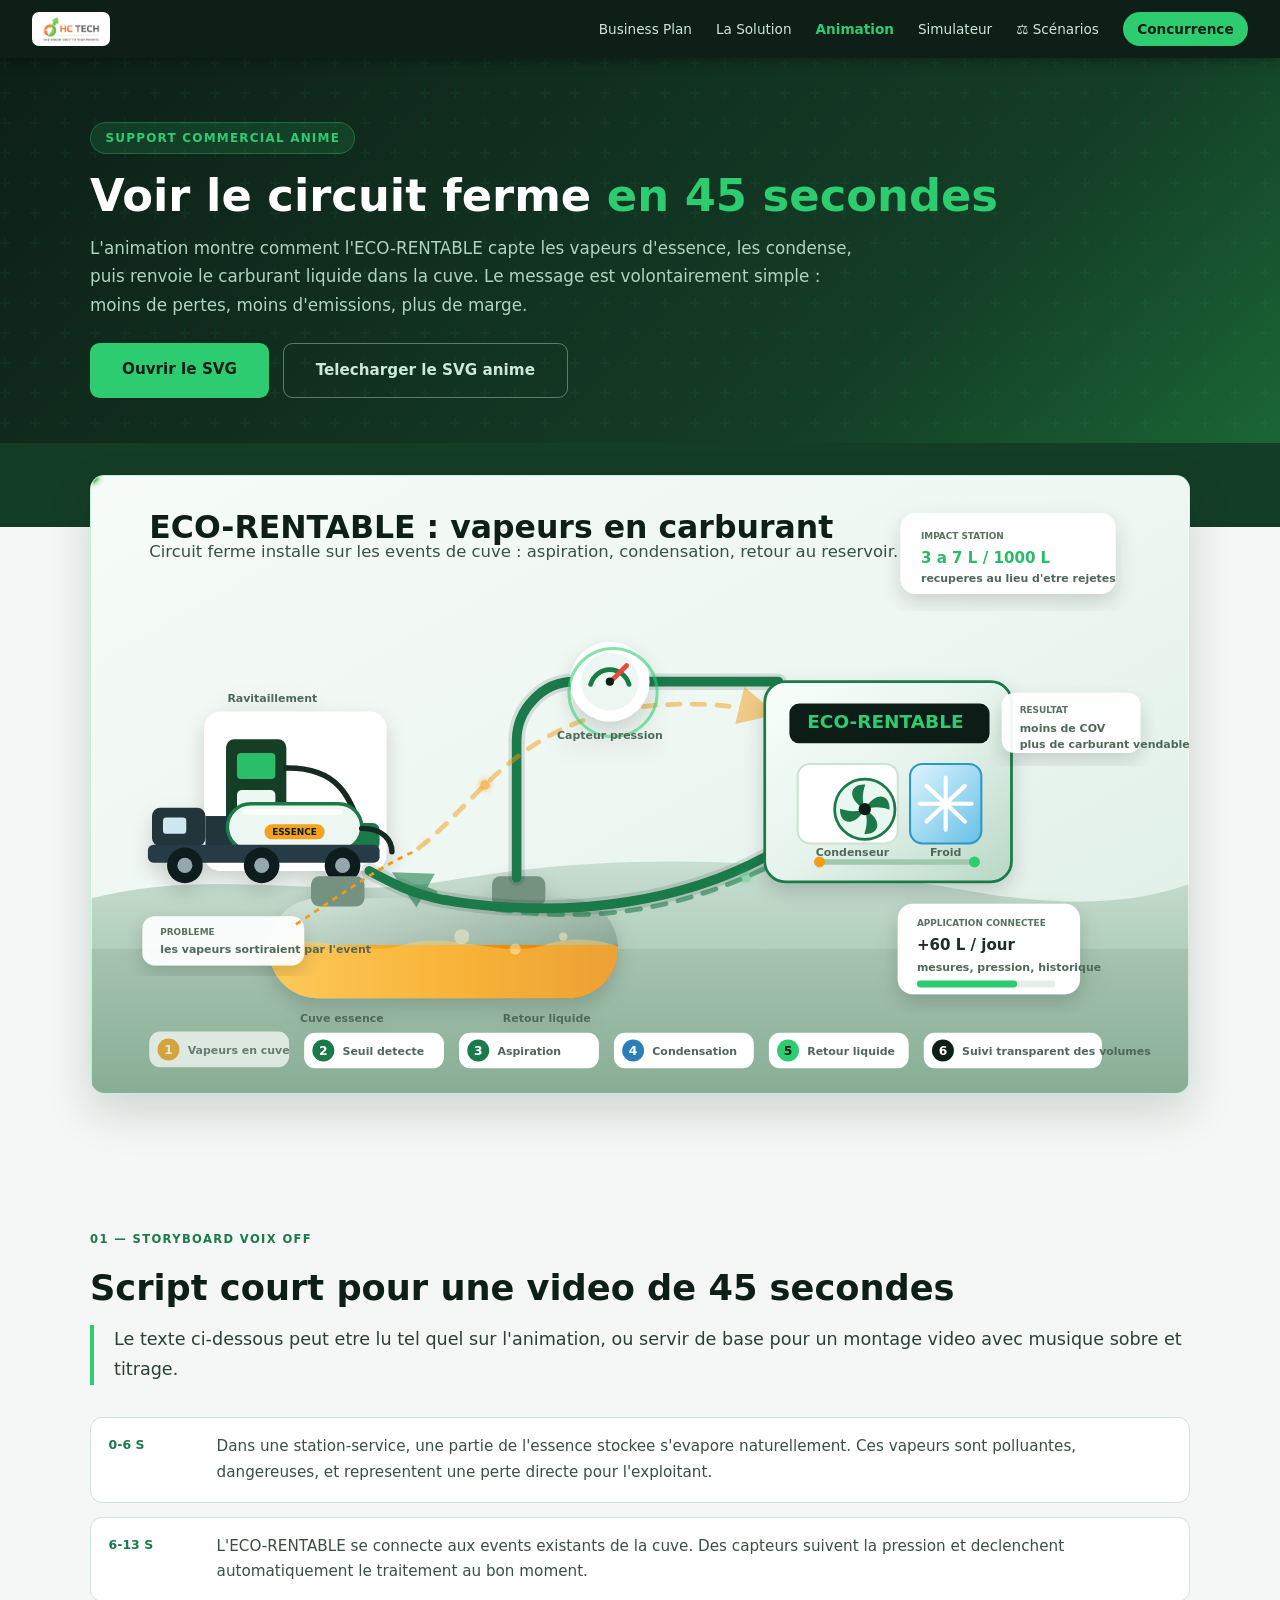
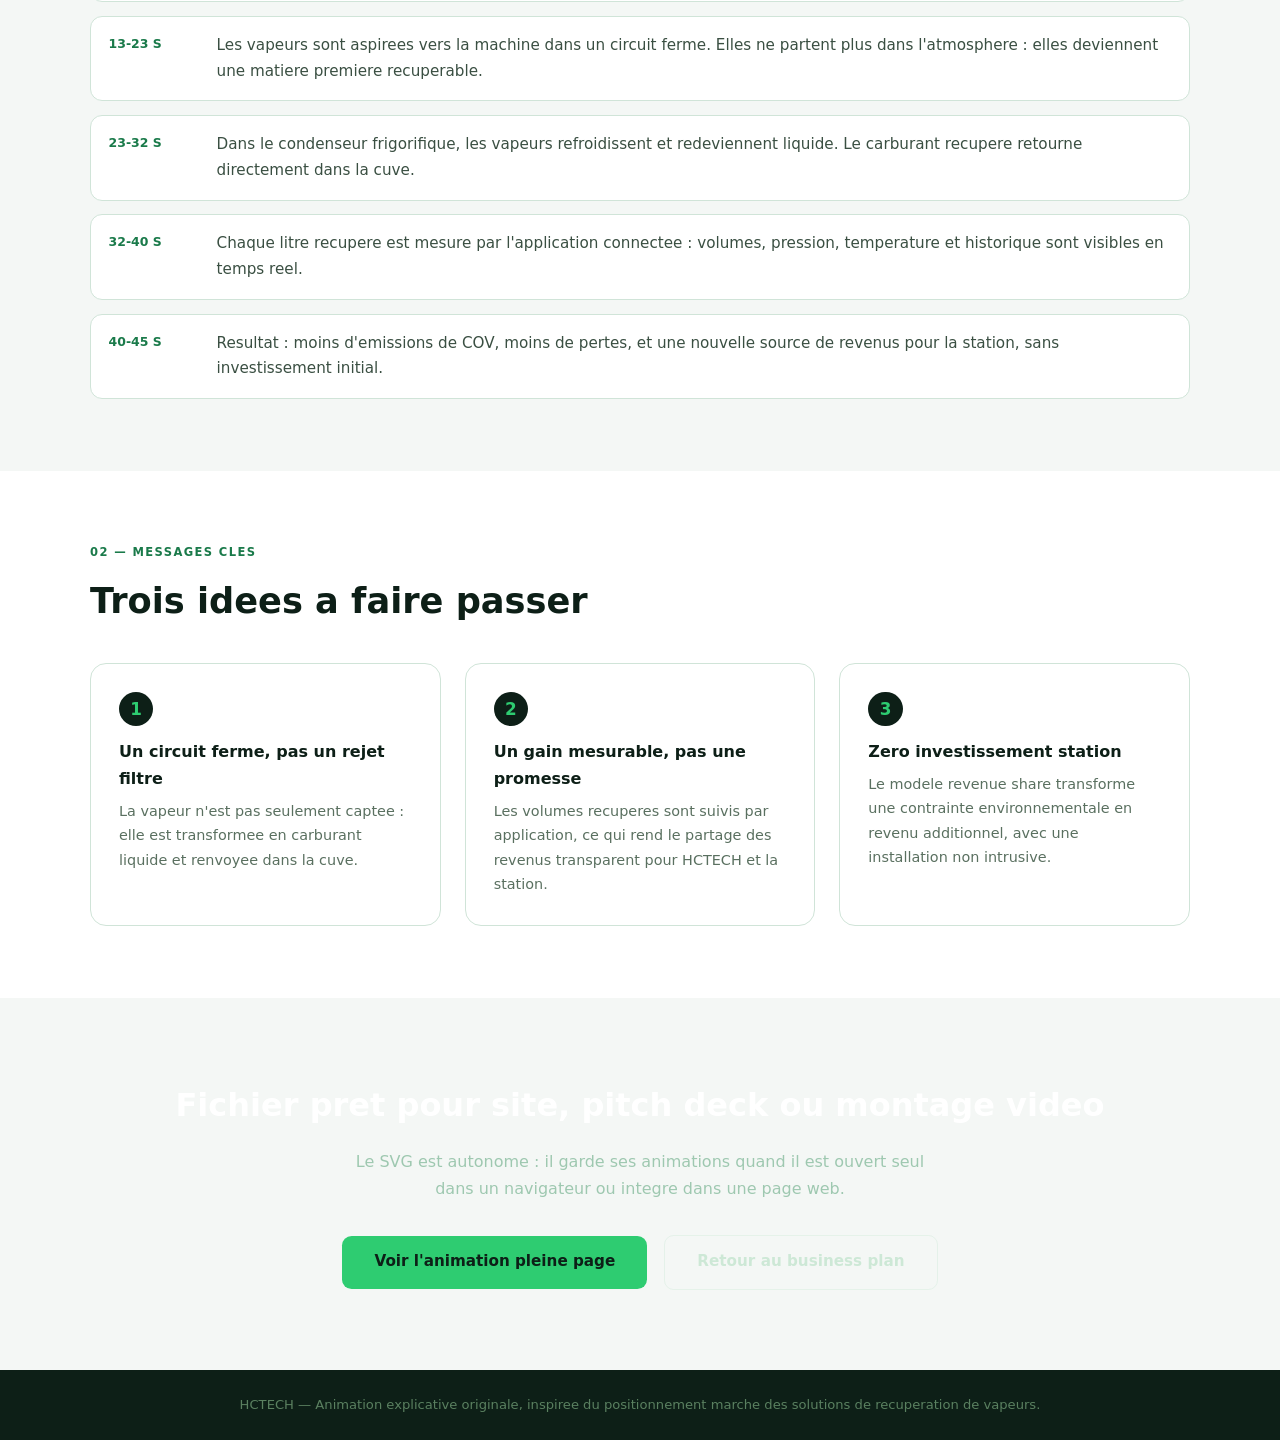
<file: animation-vapeurs.html>
<!DOCTYPE html>
<html lang="fr">
<head>
<meta charset="UTF-8">
<meta name="viewport" content="width=device-width, initial-scale=1.0">
<title>HCTECH — Animation récupération des vapeurs d'essence</title>
<meta name="description" content="Animation SVG expliquant le fonctionnement de la machine HCTECH ECO-RENTABLE : aspiration des vapeurs d'essence, condensation frigorifique et retour liquide dans la cuve.">
<link rel="icon" href="assets/logo-hctech-nav.png">
<link rel="stylesheet" href="style.css">
</head>
<body>

<nav>
  <a href="index.html" class="nav-brand"><img src="assets/logo-hctech-nav.png" alt="HC TECH"></a>
  <div class="nav-links">
    <a href="index.html">Business Plan</a>
    <a href="index.html#solution">La Solution</a>
    <a href="animation-vapeurs.html" class="active">Animation</a>
    <a href="simulateur.html">Simulateur</a>
    <a href="comparaison.html">⚖️ Scénarios</a>
    <a href="concurrence.html" class="nav-cta">Concurrence</a>
  </div>
</nav>

<header class="page-hero explainer-hero">
  <div class="container">
    <div class="hero-badge">Support commercial anime</div>
    <h1>Voir le circuit ferme <span>en 45 secondes</span></h1>
    <p>L'animation montre comment l'ECO-RENTABLE capte les vapeurs d'essence, les condense, puis renvoie le carburant liquide dans la cuve. Le message est volontairement simple : moins de pertes, moins d'emissions, plus de marge.</p>

    <div class="explainer-actions">
      <a class="btn" href="assets/hctech-vapeur-recuperation.svg" target="_blank" rel="noopener">Ouvrir le SVG</a>
      <a class="btn-ghost" href="assets/hctech-vapeur-recuperation.svg" download>Telecharger le SVG anime</a>
    </div>
  </div>
</header>

<main>
  <section class="explainer-stage-section">
    <div class="container">
      <div class="animation-shell">
        <img src="assets/hctech-vapeur-recuperation.svg" alt="Animation HCTECH expliquant la recuperation des vapeurs d'essence">
      </div>
    </div>
  </section>

  <section id="storyboard">
    <div class="container">
      <div class="section-tag">01 — Storyboard voix off</div>
      <h2>Script court pour une video de 45 secondes</h2>
      <p class="lead">Le texte ci-dessous peut etre lu tel quel sur l'animation, ou servir de base pour un montage video avec musique sobre et titrage.</p>

      <div class="script-grid">
        <article class="script-line">
          <div class="script-time">0-6 s</div>
          <p>Dans une station-service, une partie de l'essence stockee s'evapore naturellement. Ces vapeurs sont polluantes, dangereuses, et representent une perte directe pour l'exploitant.</p>
        </article>
        <article class="script-line">
          <div class="script-time">6-13 s</div>
          <p>L'ECO-RENTABLE se connecte aux events existants de la cuve. Des capteurs suivent la pression et declenchent automatiquement le traitement au bon moment.</p>
        </article>
        <article class="script-line">
          <div class="script-time">13-23 s</div>
          <p>Les vapeurs sont aspirees vers la machine dans un circuit ferme. Elles ne partent plus dans l'atmosphere : elles deviennent une matiere premiere recuperable.</p>
        </article>
        <article class="script-line">
          <div class="script-time">23-32 s</div>
          <p>Dans le condenseur frigorifique, les vapeurs refroidissent et redeviennent liquide. Le carburant recupere retourne directement dans la cuve.</p>
        </article>
        <article class="script-line">
          <div class="script-time">32-40 s</div>
          <p>Chaque litre recupere est mesure par l'application connectee : volumes, pression, temperature et historique sont visibles en temps reel.</p>
        </article>
        <article class="script-line">
          <div class="script-time">40-45 s</div>
          <p>Resultat : moins d'emissions de COV, moins de pertes, et une nouvelle source de revenus pour la station, sans investissement initial.</p>
        </article>
      </div>
    </div>
  </section>

  <section>
    <div class="container">
      <div class="section-tag">02 — Messages cles</div>
      <h2>Trois idees a faire passer</h2>
      <div class="cards compact-cards">
        <div class="card">
          <div class="card-icon">1</div>
          <h4>Un circuit ferme, pas un rejet filtre</h4>
          <p>La vapeur n'est pas seulement captee : elle est transformee en carburant liquide et renvoyee dans la cuve.</p>
        </div>
        <div class="card">
          <div class="card-icon">2</div>
          <h4>Un gain mesurable, pas une promesse</h4>
          <p>Les volumes recuperes sont suivis par application, ce qui rend le partage des revenus transparent pour HCTECH et la station.</p>
        </div>
        <div class="card">
          <div class="card-icon">3</div>
          <h4>Zero investissement station</h4>
          <p>Le modele revenue share transforme une contrainte environnementale en revenu additionnel, avec une installation non intrusive.</p>
        </div>
      </div>
    </div>
  </section>
</main>

<section class="cta-section">
  <h2>Fichier pret pour site, pitch deck ou montage video</h2>
  <p>Le SVG est autonome : il garde ses animations quand il est ouvert seul dans un navigateur ou integre dans une page web.</p>
  <a class="btn" href="assets/hctech-vapeur-recuperation.svg" target="_blank" rel="noopener">Voir l'animation pleine page</a>
  <a class="btn-ghost" href="index.html">Retour au business plan</a>
</section>

<footer>
  HCTECH — Animation explicative originale, inspiree du positionnement marche des solutions de recuperation de vapeurs.
</footer>

</body>
</html>
</file>
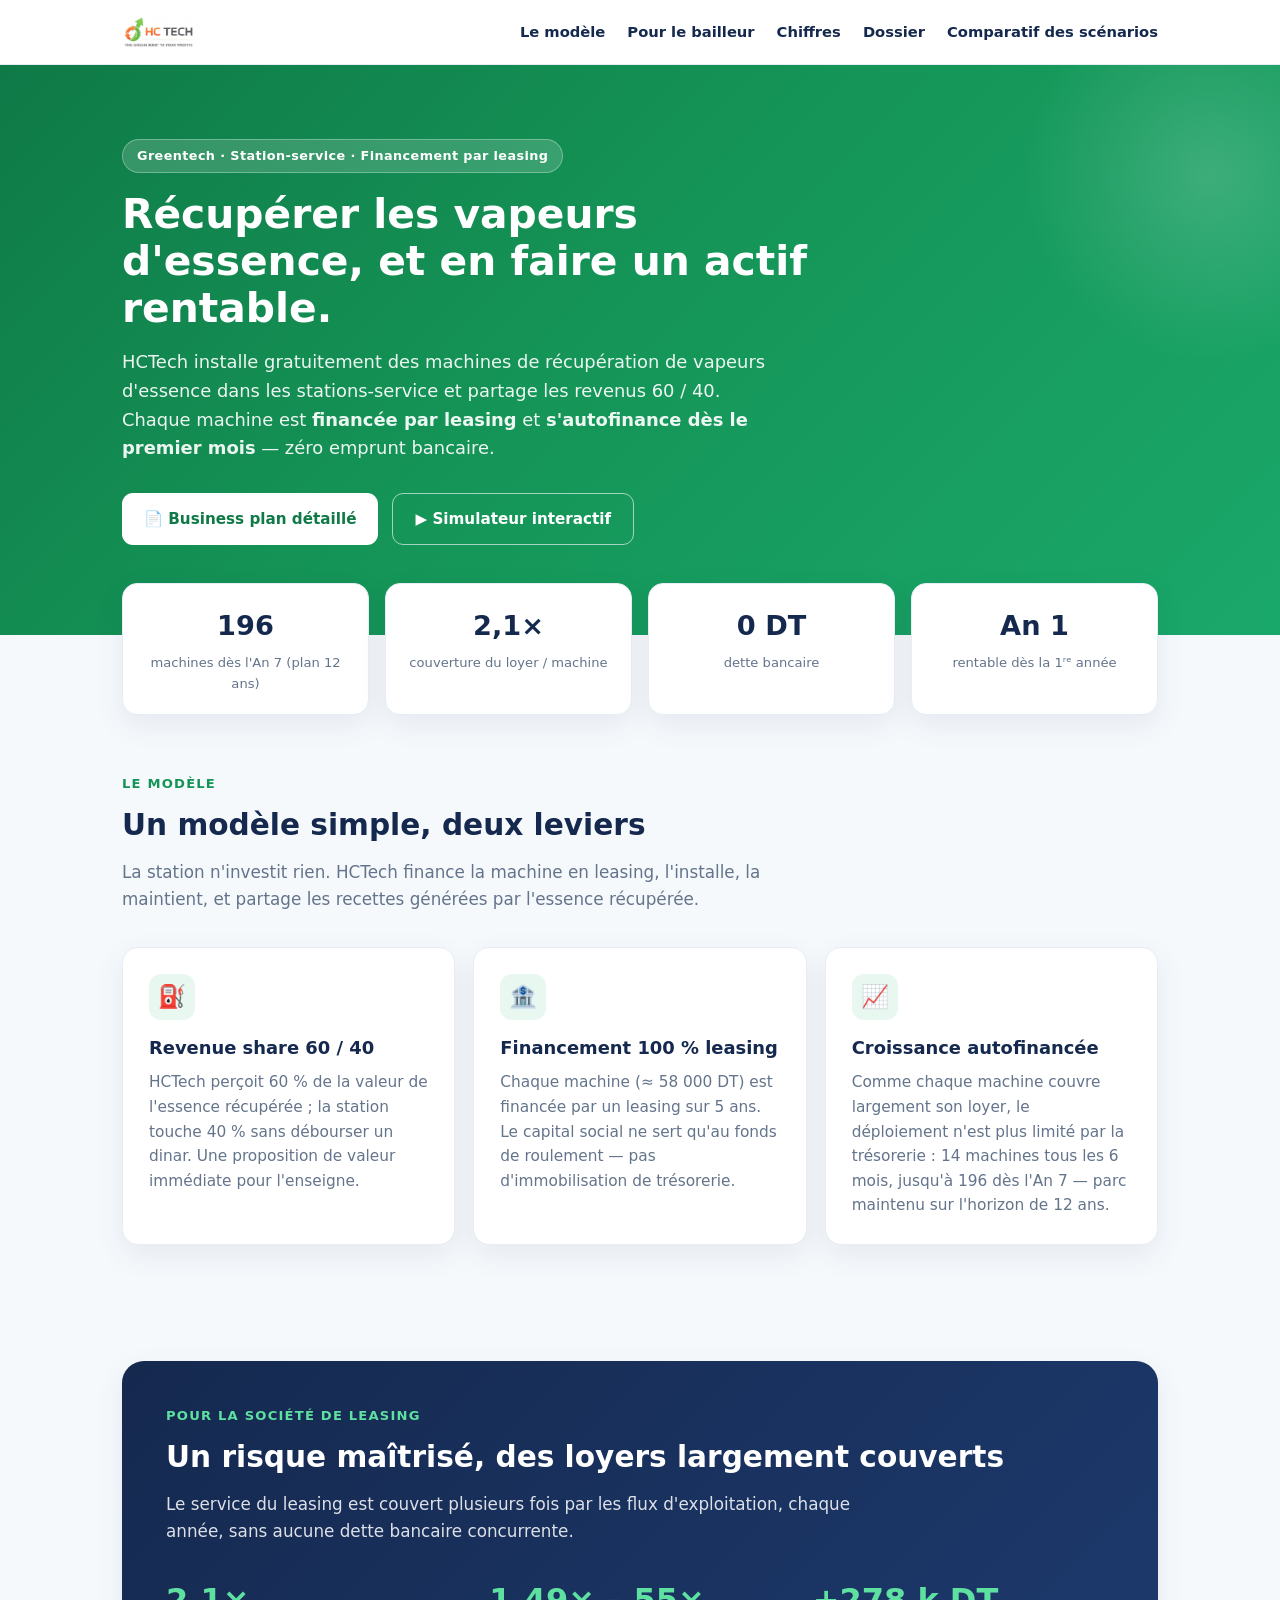
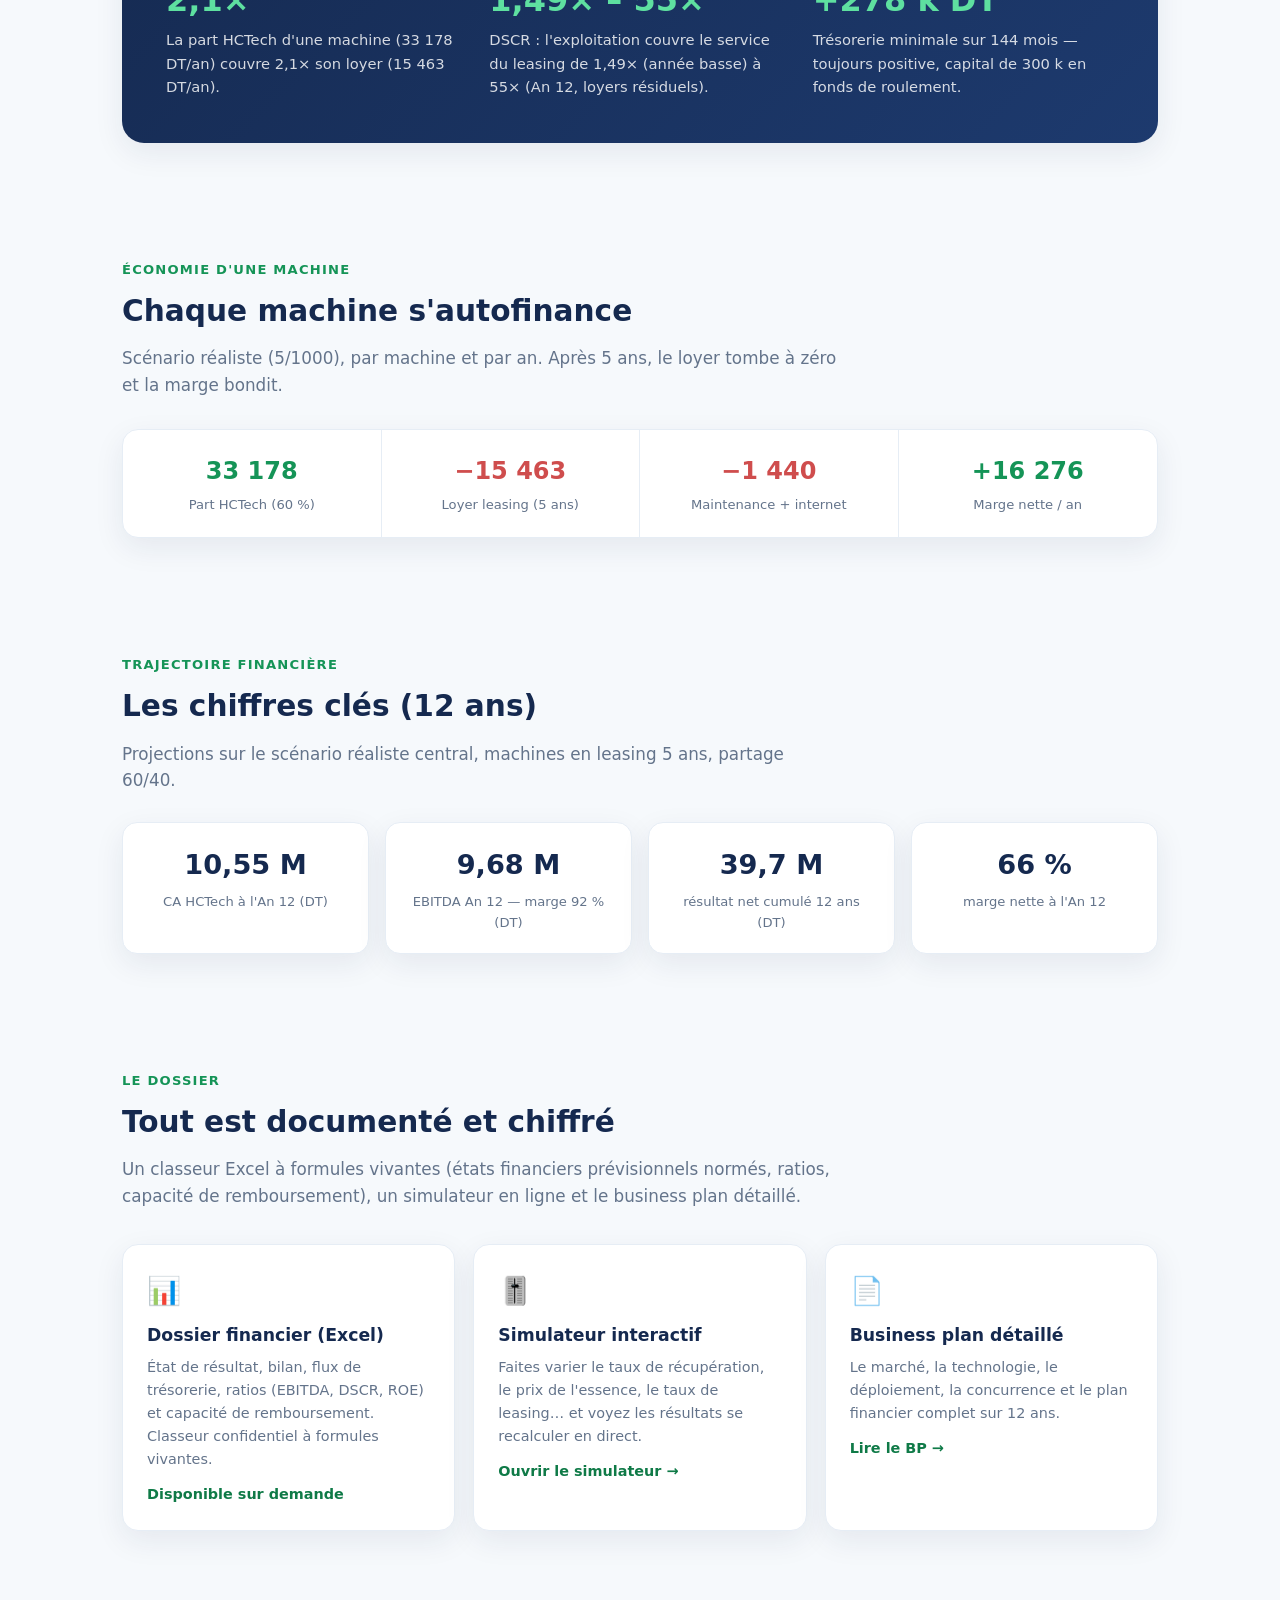
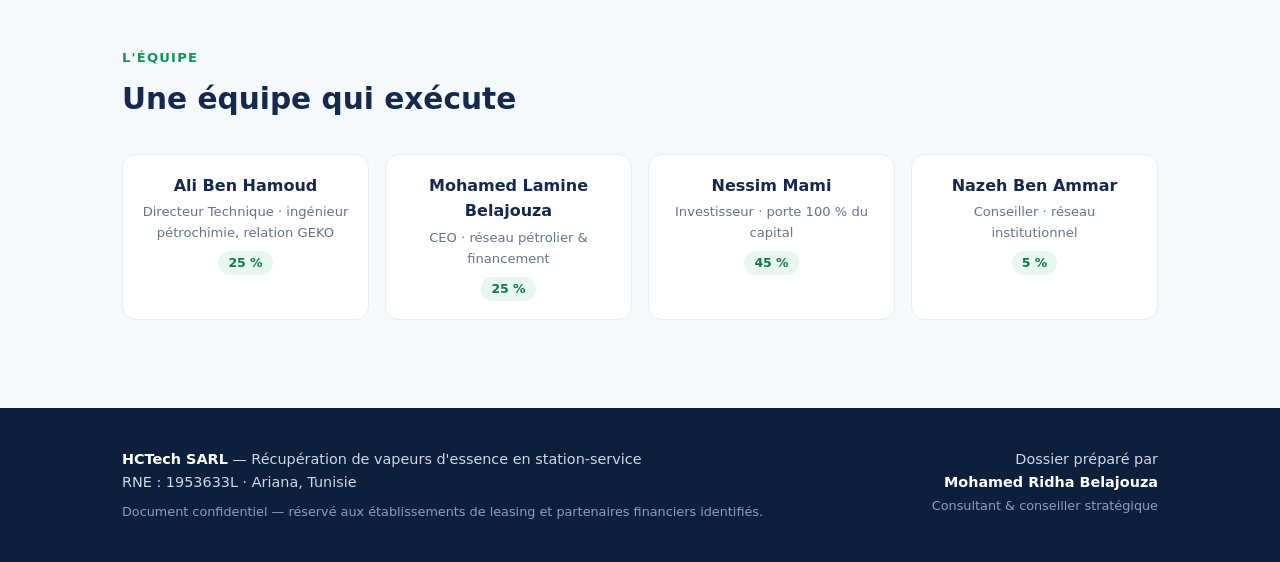
<file: leasing.html>
<!DOCTYPE html>
<html lang="fr">
<head>
<meta charset="UTF-8">
<meta name="viewport" content="width=device-width, initial-scale=1.0">
<title>HCTech — Dossier de financement leasing</title>
<meta name="description" content="HCTech récupère les vapeurs d'essence en station-service. Machines financées par leasing, rentables dès la première année. Dossier pour sociétés de leasing.">
<link rel="icon" href="assets/logo-hctech-nav.png">
<style>
  :root{
    --green:#159457; --green-d:#0f7a47; --green-l:#2ecc71;
    --navy:#15294f; --blue:#2563eb; --ink:#1f2937; --muted:#64748b;
    --bg:#f6f9fc; --card:#ffffff; --line:#e6edf5;
    --shadow:0 10px 30px rgba(21,41,79,.08);
  }
  *{box-sizing:border-box;margin:0;padding:0}
  html{scroll-behavior:smooth}
  body{font-family:'Segoe UI',system-ui,-apple-system,Roboto,Helvetica,Arial,sans-serif;
       color:var(--ink);background:var(--bg);line-height:1.6;-webkit-font-smoothing:antialiased}
  .wrap{max-width:1080px;margin:0 auto;padding:0 22px}
  a{color:var(--green-d);text-decoration:none}

  /* Header */
  header{position:sticky;top:0;z-index:20;background:rgba(255,255,255,.92);
         backdrop-filter:blur(8px);border-bottom:1px solid var(--line)}
  .nav{display:flex;align-items:center;justify-content:space-between;height:64px}
  .nav img{height:34px}
  .nav .links{display:flex;gap:22px;font-size:.92rem;font-weight:600}
  .nav .links a{color:var(--navy)}
  .nav .links a:hover{color:var(--green)}
  @media(max-width:680px){.nav .links{display:none}}

  /* Hero */
  .hero{background:linear-gradient(135deg,#0f7a47 0%,#159457 45%,#1aa86a 100%);color:#fff;
        padding:74px 0 90px;position:relative;overflow:hidden}
  .hero::after{content:"";position:absolute;right:-120px;top:-80px;width:380px;height:380px;
        background:radial-gradient(circle,rgba(255,255,255,.16),transparent 70%);border-radius:50%}
  .hero .tag{display:inline-block;background:rgba(255,255,255,.16);border:1px solid rgba(255,255,255,.3);
        padding:6px 14px;border-radius:30px;font-size:.8rem;font-weight:600;letter-spacing:.4px;margin-bottom:18px}
  .hero h1{font-size:2.55rem;line-height:1.15;font-weight:800;max-width:760px;margin-bottom:16px}
  .hero p{font-size:1.12rem;max-width:660px;color:rgba(255,255,255,.92)}
  .hero .cta{margin-top:30px;display:flex;gap:14px;flex-wrap:wrap}
  .btn{display:inline-flex;align-items:center;gap:9px;padding:13px 22px;border-radius:11px;
        font-weight:700;font-size:.95rem;transition:.18s;cursor:pointer}
  .btn-w{background:#fff;color:var(--green-d)}
  .btn-w:hover{transform:translateY(-2px);box-shadow:0 12px 26px rgba(0,0,0,.18)}
  .btn-o{background:transparent;color:#fff;border:1.5px solid rgba(255,255,255,.6)}
  .btn-o:hover{background:rgba(255,255,255,.12)}

  /* Metrics band */
  .metrics{margin-top:-52px;position:relative;z-index:5}
  .mgrid{display:grid;grid-template-columns:repeat(4,1fr);gap:16px}
  @media(max-width:760px){.mgrid{grid-template-columns:repeat(2,1fr)}}
  .metric{background:var(--card);border:1px solid var(--line);border-radius:15px;padding:20px;
        box-shadow:var(--shadow);text-align:center}
  .metric .v{font-size:1.7rem;font-weight:800;color:var(--navy)}
  .metric .l{font-size:.82rem;color:var(--muted);margin-top:4px}

  /* Sections */
  section.block{padding:58px 0}
  .eyebrow{color:var(--green);font-weight:700;font-size:.82rem;letter-spacing:1.2px;text-transform:uppercase}
  h2{font-size:1.85rem;font-weight:800;color:var(--navy);margin:8px 0 10px}
  .lead{color:var(--muted);max-width:720px;font-size:1.05rem}

  .cards{display:grid;grid-template-columns:repeat(3,1fr);gap:18px;margin-top:34px}
  @media(max-width:820px){.cards{grid-template-columns:1fr}}
  .card{background:var(--card);border:1px solid var(--line);border-radius:16px;padding:26px;box-shadow:var(--shadow)}
  .card .ico{width:46px;height:46px;border-radius:12px;display:grid;place-items:center;font-size:1.4rem;
        background:#e8f7ef;margin-bottom:14px}
  .card h3{font-size:1.12rem;color:var(--navy);margin-bottom:8px}
  .card p{color:var(--muted);font-size:.96rem}

  /* Leasing highlight */
  .leasing{background:linear-gradient(135deg,#15294f,#1d3a6e);color:#fff;border-radius:22px;
        padding:44px;box-shadow:var(--shadow)}
  .leasing h2{color:#fff}
  .leasing .lead{color:rgba(255,255,255,.85)}
  .lgrid{display:grid;grid-template-columns:repeat(3,1fr);gap:22px;margin-top:30px}
  @media(max-width:760px){.lgrid{grid-template-columns:1fr}}
  .lstat .v{font-size:2rem;font-weight:800;color:#5ee0a0}
  .lstat .l{color:rgba(255,255,255,.82);font-size:.92rem;margin-top:2px}

  /* Machine economics */
  .flow{display:grid;grid-template-columns:repeat(4,1fr);gap:0;margin-top:30px;
        border:1px solid var(--line);border-radius:16px;overflow:hidden;background:var(--card);box-shadow:var(--shadow)}
  @media(max-width:760px){.flow{grid-template-columns:repeat(2,1fr)}}
  .step{padding:22px;text-align:center;border-right:1px solid var(--line)}
  .step:last-child{border-right:none}
  .step .v{font-size:1.5rem;font-weight:800}
  .step.pos .v{color:var(--green)}
  .step.neg .v{color:#cf4d4d}
  .step .l{font-size:.82rem;color:var(--muted);margin-top:4px}

  /* Downloads */
  .dl{display:grid;grid-template-columns:repeat(3,1fr);gap:18px;margin-top:34px}
  @media(max-width:820px){.dl{grid-template-columns:1fr}}
  .dlcard{display:block;background:var(--card);border:1px solid var(--line);border-radius:16px;
        padding:24px;box-shadow:var(--shadow);transition:.18s}
  .dlcard:hover{transform:translateY(-3px);box-shadow:0 16px 36px rgba(21,41,79,.13);border-color:#bfe6cf}
  .dlcard .ico{font-size:1.7rem}
  .dlcard h3{color:var(--navy);margin:10px 0 6px;font-size:1.08rem}
  .dlcard p{color:var(--muted);font-size:.9rem}
  .dlcard .go{margin-top:12px;color:var(--green-d);font-weight:700;font-size:.9rem}

  /* Team */
  .team{display:grid;grid-template-columns:repeat(4,1fr);gap:16px;margin-top:30px}
  @media(max-width:760px){.team{grid-template-columns:repeat(2,1fr)}}
  .tcard{background:var(--card);border:1px solid var(--line);border-radius:14px;padding:18px;text-align:center}
  .tcard .n{font-weight:700;color:var(--navy)}
  .tcard .r{font-size:.82rem;color:var(--muted);margin-top:3px}
  .tcard .p{display:inline-block;margin-top:8px;background:#e8f7ef;color:var(--green-d);
        font-weight:700;font-size:.78rem;padding:2px 10px;border-radius:20px}

  footer{background:#0e1f3c;color:#cdd7e6;padding:40px 0;margin-top:30px;font-size:.9rem}
  footer .wrap{display:flex;justify-content:space-between;gap:20px;flex-wrap:wrap}
  footer strong{color:#fff}
  .conf{font-size:.8rem;color:#8aa0bf;margin-top:8px}
</style>
</head>
<body>

<header>
  <div class="wrap nav">
    <img src="assets/logo-hctech.png" alt="HCTech">
    <div class="links">
      <a href="#modele">Le modèle</a>
      <a href="#leasing">Pour le bailleur</a>
      <a href="#chiffres">Chiffres</a>
      <a href="#dossier">Dossier</a>
      <a href="comparaison.html">Comparatif des scénarios</a>
    </div>
  </div>
</header>

<!-- HERO -->
<div class="hero">
  <div class="wrap">
    <span class="tag">Greentech · Station-service · Financement par leasing</span>
    <h1>Récupérer les vapeurs d'essence, et en faire un actif rentable.</h1>
    <p>HCTech installe gratuitement des machines de récupération de vapeurs d'essence dans les stations-service
       et partage les revenus 60 / 40. Chaque machine est <strong>financée par leasing</strong> et
       <strong>s'autofinance dès le premier mois</strong> — zéro emprunt bancaire.</p>
    <div class="cta">
      <a class="btn btn-w" href="index.html">📄 Business plan détaillé</a>
      <a class="btn btn-o" href="simulateur.html">▶ Simulateur interactif</a>
    </div>
  </div>
</div>

<!-- METRICS -->
<div class="wrap metrics">
  <div class="mgrid">
    <div class="metric"><div class="v">196</div><div class="l">machines dès l'An 7 (plan 12 ans)</div></div>
    <div class="metric"><div class="v">2,1×</div><div class="l">couverture du loyer / machine</div></div>
    <div class="metric"><div class="v">0 DT</div><div class="l">dette bancaire</div></div>
    <div class="metric"><div class="v">An 1</div><div class="l">rentable dès la 1ʳᵉ année</div></div>
  </div>
</div>

<!-- MODELE -->
<section class="block" id="modele">
  <div class="wrap">
    <div class="eyebrow">Le modèle</div>
    <h2>Un modèle simple, deux leviers</h2>
    <p class="lead">La station n'investit rien. HCTech finance la machine en leasing, l'installe, la maintient,
       et partage les recettes générées par l'essence récupérée.</p>
    <div class="cards">
      <div class="card">
        <div class="ico">⛽</div>
        <h3>Revenue share 60 / 40</h3>
        <p>HCTech perçoit 60 % de la valeur de l'essence récupérée ; la station touche 40 % sans débourser
           un dinar. Une proposition de valeur immédiate pour l'enseigne.</p>
      </div>
      <div class="card">
        <div class="ico">🏦</div>
        <h3>Financement 100 % leasing</h3>
        <p>Chaque machine (≈ 58 000 DT) est financée par un leasing sur 5 ans. Le capital social ne sert
           qu'au fonds de roulement — pas d'immobilisation de trésorerie.</p>
      </div>
      <div class="card">
        <div class="ico">📈</div>
        <h3>Croissance autofinancée</h3>
        <p>Comme chaque machine couvre largement son loyer, le déploiement n'est plus limité par la trésorerie :
           14 machines tous les 6 mois, jusqu'à 196 dès l'An 7 — parc maintenu sur l'horizon de 12 ans.</p>
      </div>
    </div>
  </div>
</section>

<!-- LEASING (pour le bailleur) -->
<section class="block" id="leasing">
  <div class="wrap">
    <div class="leasing">
      <div class="eyebrow" style="color:#5ee0a0">Pour la société de leasing</div>
      <h2>Un risque maîtrisé, des loyers largement couverts</h2>
      <p class="lead">Le service du leasing est couvert plusieurs fois par les flux d'exploitation, chaque année,
         sans aucune dette bancaire concurrente.</p>
      <div class="lgrid">
        <div class="lstat"><div class="v">2,1×</div><div class="l">La part HCTech d'une machine (33 178 DT/an)
           couvre 2,1× son loyer (15 463 DT/an).</div></div>
        <div class="lstat"><div class="v">1,49× – 55×</div><div class="l">DSCR : l'exploitation couvre le service
           du leasing de 1,49× (année basse) à 55× (An 12, loyers résiduels).</div></div>
        <div class="lstat"><div class="v">+278 k DT</div><div class="l">Trésorerie minimale sur 144 mois —
           toujours positive, capital de 300 k en fonds de roulement.</div></div>
      </div>
    </div>
  </div>
</section>

<!-- ECONOMIE MACHINE -->
<section class="block">
  <div class="wrap">
    <div class="eyebrow">Économie d'une machine</div>
    <h2>Chaque machine s'autofinance</h2>
    <p class="lead">Scénario réaliste (5/1000), par machine et par an. Après 5 ans, le loyer tombe à zéro et
       la marge bondit.</p>
    <div class="flow">
      <div class="step pos"><div class="v">33 178</div><div class="l">Part HCTech (60 %)</div></div>
      <div class="step neg"><div class="v">−15 463</div><div class="l">Loyer leasing (5 ans)</div></div>
      <div class="step neg"><div class="v">−1 440</div><div class="l">Maintenance + internet</div></div>
      <div class="step pos"><div class="v">+16 276</div><div class="l">Marge nette / an</div></div>
    </div>
  </div>
</section>

<!-- CHIFFRES -->
<section class="block" id="chiffres">
  <div class="wrap">
    <div class="eyebrow">Trajectoire financière</div>
    <h2>Les chiffres clés (12 ans)</h2>
    <p class="lead">Projections sur le scénario réaliste central, machines en leasing 5 ans, partage 60/40.</p>
    <div class="mgrid" style="margin-top:28px">
      <div class="metric"><div class="v">10,55 M</div><div class="l">CA HCTech à l'An 12 (DT)</div></div>
      <div class="metric"><div class="v">9,68 M</div><div class="l">EBITDA An 12 — marge 92 % (DT)</div></div>
      <div class="metric"><div class="v">39,7 M</div><div class="l">résultat net cumulé 12 ans (DT)</div></div>
      <div class="metric"><div class="v">66 %</div><div class="l">marge nette à l'An 12</div></div>
    </div>
  </div>
</section>

<!-- DOSSIER / TELECHARGEMENTS -->
<section class="block" id="dossier">
  <div class="wrap">
    <div class="eyebrow">Le dossier</div>
    <h2>Tout est documenté et chiffré</h2>
    <p class="lead">Un classeur Excel à formules vivantes (états financiers prévisionnels normés, ratios,
       capacité de remboursement), un simulateur en ligne et le business plan détaillé.</p>
    <div class="dl">
      <div class="dlcard">
        <div class="ico">📊</div>
        <h3>Dossier financier (Excel)</h3>
        <p>État de résultat, bilan, flux de trésorerie, ratios (EBITDA, DSCR, ROE) et capacité de
           remboursement. Classeur confidentiel à formules vivantes.</p>
        <div class="go">Disponible sur demande</div>
      </div>
      <a class="dlcard" href="simulateur.html">
        <div class="ico">🎚️</div>
        <h3>Simulateur interactif</h3>
        <p>Faites varier le taux de récupération, le prix de l'essence, le taux de leasing… et voyez les
           résultats se recalculer en direct.</p>
        <div class="go">Ouvrir le simulateur →</div>
      </a>
      <a class="dlcard" href="index.html">
        <div class="ico">📄</div>
        <h3>Business plan détaillé</h3>
        <p>Le marché, la technologie, le déploiement, la concurrence et le plan financier complet sur 12 ans.</p>
        <div class="go">Lire le BP →</div>
      </a>
    </div>
  </div>
</section>

<!-- EQUIPE -->
<section class="block">
  <div class="wrap">
    <div class="eyebrow">L'équipe</div>
    <h2>Une équipe qui exécute</h2>
    <div class="team">
      <div class="tcard"><div class="n">Ali Ben Hamoud</div><div class="r">Directeur Technique · ingénieur pétrochimie, relation GEKO</div><span class="p">25 %</span></div>
      <div class="tcard"><div class="n">Mohamed Lamine Belajouza</div><div class="r">CEO · réseau pétrolier & financement</div><span class="p">25 %</span></div>
      <div class="tcard"><div class="n">Nessim Mami</div><div class="r">Investisseur · porte 100 % du capital</div><span class="p">45 %</span></div>
      <div class="tcard"><div class="n">Nazeh Ben Ammar</div><div class="r">Conseiller · réseau institutionnel</div><span class="p">5 %</span></div>
    </div>
  </div>
</section>

<footer>
  <div class="wrap">
    <div>
      <strong>HCTech SARL</strong> — Récupération de vapeurs d'essence en station-service<br>
      RNE : 1953633L · Ariana, Tunisie
      <div class="conf">Document confidentiel — réservé aux établissements de leasing et partenaires financiers identifiés.</div>
    </div>
    <div style="text-align:right">
      Dossier préparé par<br><strong>Mohamed Ridha Belajouza</strong><br>
      <span class="conf">Consultant & conseiller stratégique</span>
    </div>
  </div>
</footer>

</body>
</html>
</file>
<file: style.css>
:root {
  --green:  #1a7a4a;
  --green2: #2ecc71;
  --dark:   #0d1f17;
  --grey:   #f4f7f5;
  --text:   #1e2d26;
  --accent: #f39c12;
  --red:    #e74c3c;
  --blue:   #2980b9;
  --border: #d0e4d8;
}
*, *::before, *::after { box-sizing: border-box; margin: 0; padding: 0; }
html { scroll-behavior: smooth; }

body {
  font-family: 'Segoe UI', system-ui, sans-serif;
  color: var(--text);
  background: #fff;
  line-height: 1.7;
}

/* ── NAV ── */
nav {
  position: sticky; top: 0; z-index: 100;
  background: var(--dark);
  display: flex; align-items: center; justify-content: space-between;
  padding: .75rem 2rem;
  box-shadow: 0 2px 12px rgba(0,0,0,.4);
}
.nav-brand { color: var(--green2); font-weight: 700; font-size: 1.1rem; letter-spacing: .05em; text-decoration: none; display: flex; align-items: center; }
.nav-brand img { height: 34px; background: #fff; padding: 3px 9px; border-radius: 7px; display: block; }
.hero-logo { height: 70px; background: #fff; padding: 10px 20px; border-radius: 12px; display: inline-block; margin-bottom: 1.5rem; box-shadow: 0 8px 30px rgba(0,0,0,.25); }
.nav-links { display: flex; gap: 1.5rem; flex-wrap: wrap; align-items: center; }
.nav-links a { color: #cde8d6; text-decoration: none; font-size: .85rem; transition: color .2s; }
.nav-links a:hover { color: var(--green2); }
.nav-links a.nav-cta {
  background: var(--green2); color: var(--dark); font-weight: 700;
  padding: .35rem .9rem; border-radius: 2rem;
}
.nav-links a.nav-cta:hover { color: var(--dark); opacity: .85; }
.nav-links a.active { color: var(--green2); font-weight: 700; }

/* ── HERO ── */
.hero {
  background: linear-gradient(135deg, var(--dark) 0%, #143d26 60%, #1a6636 100%);
  color: #fff;
  padding: 6rem 2rem 5rem;
  text-align: center;
  position: relative; overflow: hidden;
}
.hero::before {
  content: '';
  position: absolute; inset: 0;
  background: url("data:image/svg+xml,%3Csvg width='60' height='60' viewBox='0 0 60 60' xmlns='http://www.w3.org/2000/svg'%3E%3Cg fill='none' fill-rule='evenodd'%3E%3Cg fill='%232ecc71' fill-opacity='0.05'%3E%3Cpath d='M36 34v-4h-2v4h-4v2h4v4h2v-4h4v-2h-4zm0-30V0h-2v4h-4v2h4v4h2V6h4V4h-4zM6 34v-4H4v4H0v2h4v4h2v-4h4v-2H6zM6 4V0H4v4H0v2h4v4h2V6h4V4H6z'/%3E%3C/g%3E%3C/g%3E%3C/svg%3E");
}
.hero-badge {
  display: inline-block;
  background: rgba(46,204,113,.15);
  border: 1px solid rgba(46,204,113,.3);
  color: var(--green2);
  font-size: .75rem; font-weight: 700; letter-spacing: .1em; text-transform: uppercase;
  padding: .3rem .9rem; border-radius: 2rem; margin-bottom: 1.5rem;
}
.hero h1 { font-size: clamp(2rem, 5vw, 3.5rem); font-weight: 800; line-height: 1.1; margin-bottom: 1rem; }
.hero h1 span { color: var(--green2); }
.hero p { max-width: 650px; margin: 0 auto 2rem; color: #b0d4be; font-size: 1.1rem; }
.hero-kpis {
  display: flex; flex-wrap: wrap; justify-content: center; gap: 1.5rem; margin-top: 3rem;
}
.kpi-box {
  background: rgba(255,255,255,.06);
  border: 1px solid rgba(255,255,255,.12);
  border-radius: 1rem;
  padding: 1.25rem 2rem;
  min-width: 160px;
  backdrop-filter: blur(8px);
}
.kpi-box .val { font-size: 1.9rem; font-weight: 800; color: var(--green2); }
.kpi-box .lbl { font-size: .78rem; color: #9ec8b0; margin-top: .2rem; }

/* ── PAGE HERO (sub-pages) ── */
.page-hero {
  background: linear-gradient(135deg, var(--dark) 0%, #143d26 70%, #1a6636 100%);
  color: #fff; padding: 4rem 2rem 3.5rem; position: relative; overflow: hidden;
}
.page-hero::before {
  content: ''; position: absolute; inset: 0;
  background: url("data:image/svg+xml,%3Csvg width='60' height='60' viewBox='0 0 60 60' xmlns='http://www.w3.org/2000/svg'%3E%3Cg fill='none' fill-rule='evenodd'%3E%3Cg fill='%232ecc71' fill-opacity='0.05'%3E%3Cpath d='M36 34v-4h-2v4h-4v2h4v4h2v-4h4v-2h-4zm0-30V0h-2v4h-4v2h4v4h2V6h4V4h-4zM6 34v-4H4v4H0v2h4v4h2v-4h4v-2H6zM6 4V0H4v4H0v2h4v4h2V6h4V4H6z'/%3E%3C/g%3E%3C/g%3E%3C/svg%3E");
}
.page-hero .container { position: relative; }
.page-hero h1 { font-size: clamp(1.8rem, 4vw, 2.8rem); font-weight: 800; line-height: 1.15; margin-bottom: .75rem; }
.page-hero h1 span { color: var(--green2); }
.page-hero p { color: #b0d4be; font-size: 1.05rem; max-width: 720px; margin: 0; }
.page-hero .hero-badge { margin-bottom: 1rem; }

/* ── SECTIONS ── */
section { padding: 4.5rem 1.5rem; }
section:nth-child(even) { background: var(--grey); }
.container { max-width: 1100px; margin: 0 auto; }

.section-tag {
  font-size: .72rem; font-weight: 700; letter-spacing: .12em; text-transform: uppercase;
  color: var(--green); margin-bottom: .5rem;
}
h2 { font-size: clamp(1.6rem, 3vw, 2.2rem); font-weight: 800; color: var(--dark); margin-bottom: .5rem; }
h3 { font-size: 1.2rem; font-weight: 700; color: var(--dark); margin: 2rem 0 .75rem; }
p  { margin-bottom: 1rem; color: #3a4f42; }

.lead {
  font-size: 1.1rem; color: #2c4035; border-left: 4px solid var(--green2);
  padding-left: 1.25rem; margin-bottom: 2rem;
}

/* ── COMMENT BOX ── */
.comment {
  background: #fffbea;
  border: 1px solid #f5e0a0;
  border-left: 4px solid var(--accent);
  border-radius: .5rem;
  padding: .85rem 1.1rem;
  font-size: .88rem; color: #5a4a1a;
  margin: 1rem 0 1.5rem;
}
.comment::before { content: "💡 Pourquoi ce choix ? "; font-weight: 700; }
.comment.no-icon::before { content: ""; }

/* ── CARDS GRID ── */
.cards { display: grid; grid-template-columns: repeat(auto-fit, minmax(260px, 1fr)); gap: 1.5rem; margin-top: 2rem; }
.card {
  background: #fff; border-radius: 1rem;
  border: 1px solid var(--border);
  padding: 1.75rem;
  transition: transform .2s, box-shadow .2s;
}
.card:hover { transform: translateY(-3px); box-shadow: 0 8px 30px rgba(26,122,74,.1); }
.card-icon { font-size: 2rem; margin-bottom: .75rem; }
.card h4 { font-size: 1rem; font-weight: 700; color: var(--dark); margin-bottom: .4rem; }
.card p { font-size: .9rem; color: #5a7060; margin: 0; }

/* ── TABLES ── */
.table-wrap { overflow-x: auto; margin: 1.5rem 0; border-radius: .75rem; border: 1px solid var(--border); }
table { width: 100%; border-collapse: collapse; font-size: .9rem; }
thead th {
  background: var(--dark); color: #fff;
  padding: .85rem 1rem; text-align: left; font-weight: 600; font-size: .82rem;
  letter-spacing: .04em; text-transform: uppercase;
}
tbody tr:nth-child(even) { background: var(--grey); }
tbody td { padding: .75rem 1rem; border-bottom: 1px solid var(--border); }
tbody tr:last-child td { border-bottom: none; }
.tag-green { background: #d4f1e1; color: #0f6b3a; padding: .15rem .5rem; border-radius: .3rem; font-size: .78rem; font-weight: 700; }
.tag-red   { background: #fde8e8; color: #b91c1c; padding: .15rem .5rem; border-radius: .3rem; font-size: .78rem; font-weight: 700; }
.tag-blue  { background: #dbeafe; color: #1e40af; padding: .15rem .5rem; border-radius: .3rem; font-size: .78rem; font-weight: 700; }
.tag-amber { background: #fef3c7; color: #92400e; padding: .15rem .5rem; border-radius: .3rem; font-size: .78rem; font-weight: 700; }
.highlight-row td { background: #e8f7ef !important; font-weight: 700; color: var(--dark); }

/* ── CHARTS ── */
.chart-grid { display: grid; grid-template-columns: repeat(auto-fit, minmax(440px, 1fr)); gap: 2rem; margin-top: 2rem; }
.chart-box {
  background: #fff; border-radius: 1rem; border: 1px solid var(--border);
  padding: 1.5rem;
}
.chart-box h4 { font-size: .95rem; font-weight: 700; color: var(--dark); margin-bottom: .3rem; }
.chart-box .chart-note { font-size: .78rem; color: #7a9280; margin-bottom: 1rem; }
canvas { max-height: 280px; }

/* ── FLOW DIAGRAM ── */
.flow {
  display: flex; flex-wrap: wrap; align-items: center; justify-content: center;
  gap: .5rem; margin: 2rem 0;
}
.flow-step {
  background: var(--dark); color: #fff;
  border-radius: .6rem; padding: .75rem 1.1rem;
  font-size: .85rem; font-weight: 600; text-align: center;
  min-width: 130px;
}
.flow-step span { display: block; font-size: 1.3rem; margin-bottom: .3rem; }
.flow-arrow { color: var(--green); font-size: 1.5rem; font-weight: 900; }

/* ── SPLIT BOX ── */
.split-box { display: flex; gap: 1.5rem; flex-wrap: wrap; margin: 2rem 0; }
.split-half {
  flex: 1; min-width: 260px;
  border-radius: 1rem; padding: 2rem;
  display: flex; flex-direction: column; align-items: center; text-align: center;
}
.split-half.hctech { background: linear-gradient(135deg, #143d26, #1a6636); color: #fff; }
.split-half.station { background: linear-gradient(135deg, #1a3a6a, #2563eb); color: #fff; }
.split-half .pct { font-size: 4rem; font-weight: 900; line-height: 1; }
.split-half .pct-label { font-size: .9rem; opacity: .8; margin-bottom: 1rem; }
.split-half .split-detail { font-size: .88rem; opacity: .85; line-height: 1.6; }
.split-half .amount { font-size: 1.6rem; font-weight: 800; margin: .5rem 0; color: var(--green2); }
.split-half.station .amount { color: #93c5fd; }

/* ── TEAM ── */
.team-grid { display: grid; grid-template-columns: repeat(auto-fit, minmax(200px, 1fr)); gap: 1.5rem; margin-top: 2rem; }
.team-card {
  background: #fff; border: 1px solid var(--border); border-radius: 1rem;
  padding: 1.5rem; text-align: center;
}
.team-avatar {
  width: 64px; height: 64px; border-radius: 50%;
  display: flex; align-items: center; justify-content: center;
  font-size: 1.6rem; margin: 0 auto 1rem;
  background: linear-gradient(135deg, var(--green), var(--green2));
}
.team-card h4 { font-size: .95rem; font-weight: 700; color: var(--dark); }
.team-card .role { font-size: .8rem; color: var(--green); font-weight: 600; margin-bottom: .5rem; }
.team-card p { font-size: .82rem; color: #6a8070; margin: 0; }

/* ── RISK TABLE ── */
.risk-low  { color: #15803d; font-weight: 700; }
.risk-mid  { color: #d97706; font-weight: 700; }
.risk-high { color: #dc2626; font-weight: 700; }

/* ── TIMELINE ── */
.timeline { position: relative; padding-left: 2rem; margin-top: 2rem; }
.timeline::before {
  content: ''; position: absolute; left: .6rem; top: 0; bottom: 0;
  width: 2px; background: var(--border);
}
.tl-item { position: relative; margin-bottom: 2rem; }
.tl-dot {
  position: absolute; left: -1.65rem; top: .3rem;
  width: 1rem; height: 1rem; border-radius: 50%;
  background: var(--green2); border: 3px solid #fff;
  box-shadow: 0 0 0 2px var(--green);
}
.tl-year { font-size: .78rem; font-weight: 700; color: var(--green); text-transform: uppercase; letter-spacing: .08em; }
.tl-item h4 { font-size: 1rem; font-weight: 700; margin-bottom: .3rem; }
.tl-item p { font-size: .88rem; color: #5a7060; margin: 0; }

/* ── VERDICT BADGES (concurrence) ── */
.verdict { padding: .15rem .5rem; border-radius: .3rem; font-size: .78rem; font-weight: 700; white-space: nowrap; }
.verdict.us       { background: #1a7a4a; color: #fff; }
.verdict.direct   { background: #fef3c7; color: #92400e; }
.verdict.indirect { background: #d4f1e1; color: #0f6b3a; }
.verdict.future   { background: #ffedd5; color: #9a3412; }
.verdict.over     { background: #dbeafe; color: #1e40af; }

/* ── ADVANTAGE CARDS (head-to-head) ── */
.adv-grid { display: grid; grid-template-columns: repeat(auto-fit, minmax(300px, 1fr)); gap: 1.5rem; margin-top: 2rem; }
.adv-card {
  background: #fff; border: 1px solid var(--border); border-radius: 1rem;
  padding: 1.5rem; transition: transform .2s, box-shadow .2s;
}
.adv-card:hover { transform: translateY(-3px); box-shadow: 0 8px 30px rgba(26,122,74,.1); }
.adv-card .adv-head { display: flex; align-items: center; justify-content: space-between; margin-bottom: 1rem; }
.adv-card .adv-vs { font-size: 1.05rem; font-weight: 800; color: var(--dark); }
.adv-card .adv-flag { font-size: 1.4rem; }
.adv-card ul { list-style: none; padding: 0; margin: 0; }
.adv-card li {
  font-size: .88rem; color: #3a4f42; padding: .4rem 0 .4rem 1.5rem;
  position: relative; border-bottom: 1px dashed var(--border);
}
.adv-card li:last-child { border-bottom: none; }
.adv-card li::before { content: "✅"; position: absolute; left: 0; font-size: .8rem; }
.adv-card .adv-tagline {
  margin-top: 1rem; padding-top: .85rem; border-top: 2px solid var(--green2);
  font-size: .85rem; font-weight: 700; color: var(--green);
}

/* ── STAT STRIP ── */
.stat-strip { display: flex; flex-wrap: wrap; gap: 1.5rem; margin: 2rem 0; }
.stat-pill {
  flex: 1; min-width: 180px; background: #fff; border: 1px solid var(--border);
  border-radius: 1rem; padding: 1.5rem; text-align: center;
}
.stat-pill .stat-val { font-size: 2rem; font-weight: 800; color: var(--green); line-height: 1; }
.stat-pill .stat-lbl { font-size: .82rem; color: #6a8070; margin-top: .5rem; }

/* ── CTA FOOTER ── */
.cta-section {
  background: linear-gradient(135deg, var(--dark), #143d26);
  color: #fff; text-align: center; padding: 5rem 2rem;
}
.cta-section h2 { color: #fff; font-size: 2rem; margin-bottom: 1rem; }
.cta-section p { color: #9ec8b0; max-width: 600px; margin: 0 auto 2rem; }
.btn {
  display: inline-block;
  background: var(--green2); color: var(--dark);
  font-weight: 700; font-size: .95rem;
  padding: .85rem 2rem; border-radius: .6rem; text-decoration: none;
  transition: opacity .2s;
}
.btn:hover { opacity: .85; }
.btn-ghost {
  display: inline-block; background: transparent; color: #cde8d6;
  border: 1px solid rgba(205,232,214,.4);
  font-weight: 600; font-size: .95rem;
  padding: .85rem 2rem; border-radius: .6rem; text-decoration: none;
  transition: all .2s; margin-left: .75rem;
}
.btn-ghost:hover { border-color: var(--green2); color: var(--green2); }

/* ── ANIMATED EXPLAINER ── */
.explainer-hero { padding-bottom: 2.8rem; }
.explainer-hero p { max-width: 780px; }
.explainer-actions {
  display: flex;
  flex-wrap: wrap;
  gap: .85rem;
  margin-top: 1.5rem;
}
.explainer-actions .btn-ghost { margin-left: 0; }
.explainer-stage-section {
  padding: 2rem 1.5rem 4rem;
  background:
    linear-gradient(180deg, #143d26 0, #143d26 84px, var(--grey) 84px);
}
.animation-shell {
  width: min(100%, 1180px);
  margin: 0 auto;
  aspect-ratio: 16 / 9;
  background: #fff;
  border: 1px solid rgba(46,204,113,.28);
  border-radius: .9rem;
  overflow: hidden;
  box-shadow: 0 18px 46px rgba(13,31,23,.16);
}
.animation-shell img {
  display: block;
  width: 100%;
  height: 100%;
  object-fit: cover;
}
.script-grid {
  display: grid;
  gap: .85rem;
  margin-top: 1.5rem;
}
.script-line {
  display: grid;
  grid-template-columns: 92px 1fr;
  gap: 1rem;
  align-items: start;
  background: #fff;
  border: 1px solid var(--border);
  border-radius: .75rem;
  padding: 1rem 1.1rem;
}
.script-time {
  color: var(--green);
  font-size: .78rem;
  font-weight: 800;
  text-transform: uppercase;
  white-space: nowrap;
}
.script-line p {
  margin: 0;
  font-size: .95rem;
  color: #3a4f42;
}
.compact-cards .card-icon {
  width: 2.15rem;
  height: 2.15rem;
  border-radius: 50%;
  display: grid;
  place-items: center;
  background: var(--dark);
  color: var(--green2);
  font-size: 1.05rem;
  font-weight: 850;
}

footer {
  background: var(--dark); color: #5a8060;
  text-align: center; padding: 1.5rem; font-size: .82rem;
}
footer a { color: #8fd9af; text-decoration: none; }
footer a:hover { text-decoration: underline; }

/* ── RESPONSIVE ── */
@media(max-width: 600px) {
  nav { padding: .6rem 1rem; }
  .nav-links { gap: .9rem; font-size: .8rem; }
  .nav-links a { font-size: .78rem; }
  .hero { padding: 4rem 1rem 3rem; }
  .chart-grid { grid-template-columns: 1fr; }
  .explainer-actions { align-items: stretch; flex-direction: column; }
  .explainer-actions .btn,
  .explainer-actions .btn-ghost { text-align: center; margin-left: 0; }
  .explainer-stage-section { padding: 1rem .75rem 2.5rem; }
  .animation-shell { border-radius: .55rem; }
  .script-line { grid-template-columns: 1fr; gap: .35rem; }
}
</file>
